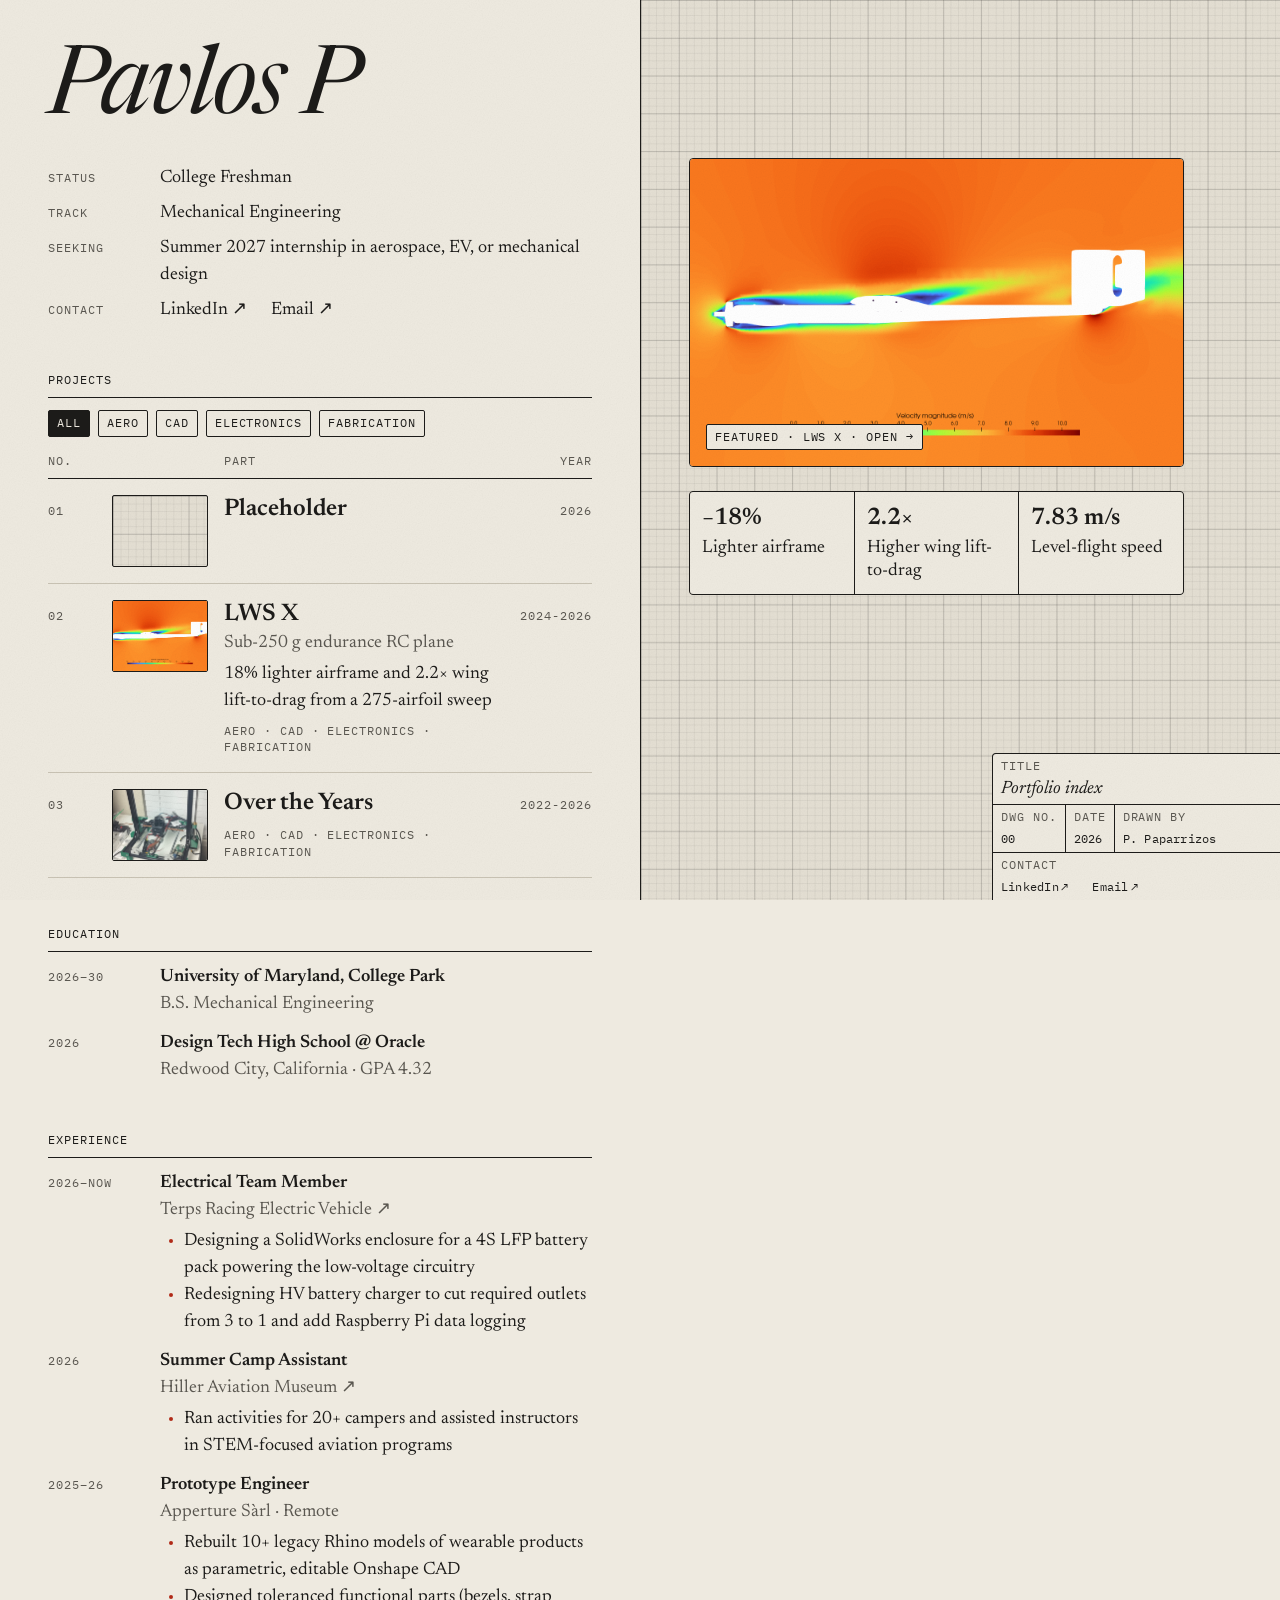
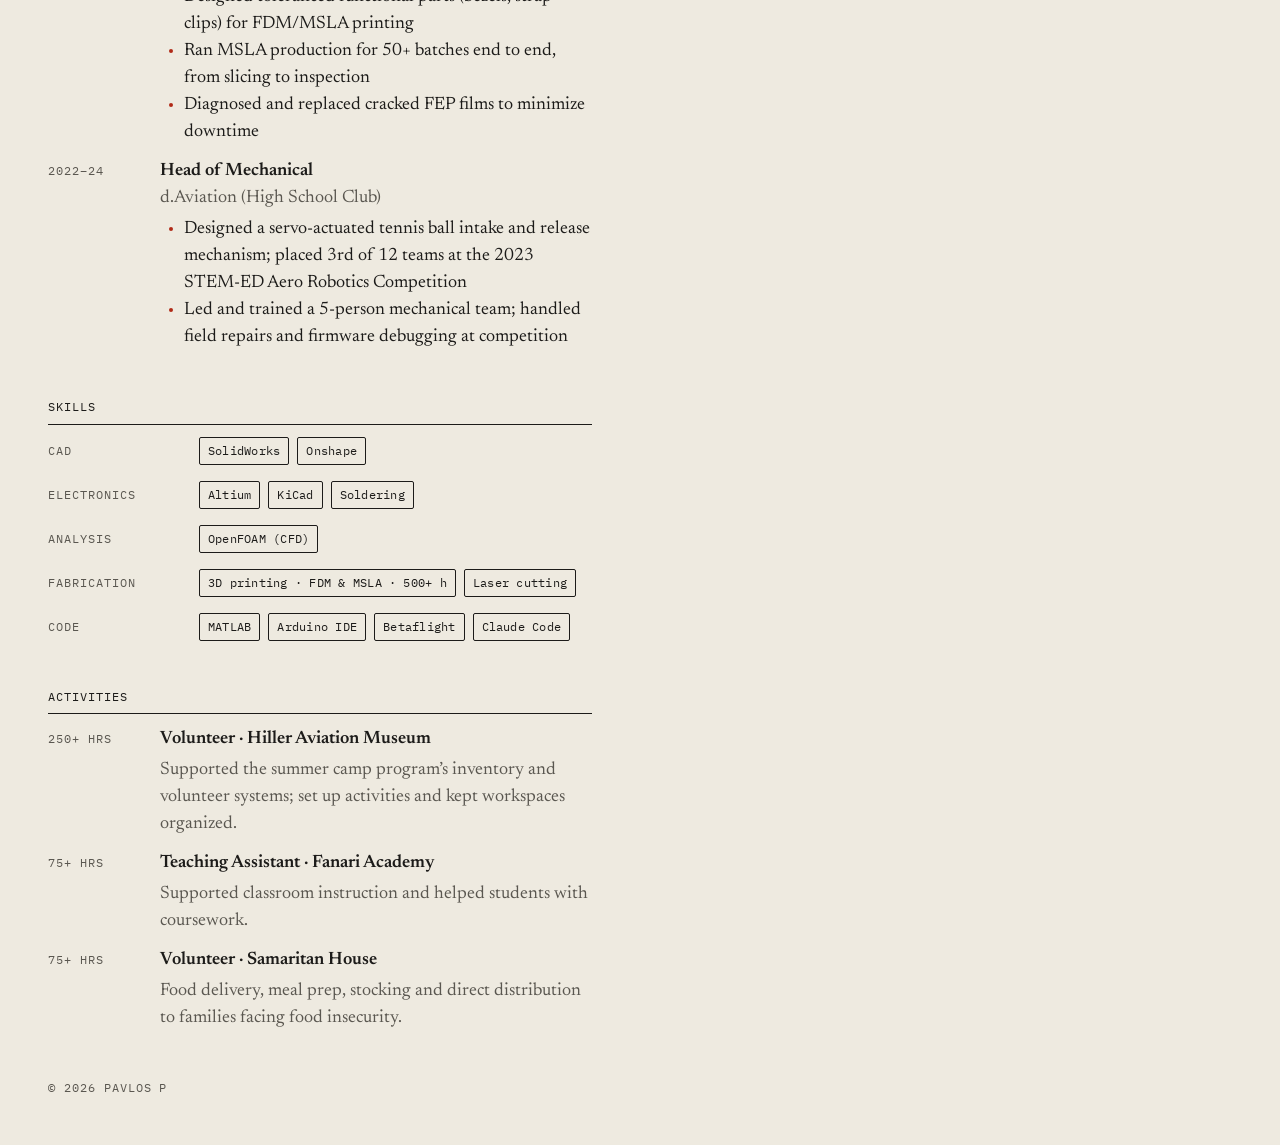
<file: index.html>
<!DOCTYPE html>
<html lang="en">
<head>
    <meta charset="UTF-8">
    <meta name="viewport" content="width=device-width, initial-scale=1.0">
    <title>Pavlos P</title>
    <link rel="preconnect" href="https://fonts.googleapis.com">
    <link rel="preconnect" href="https://fonts.gstatic.com" crossorigin>
    <link rel="stylesheet" href="https://fonts.googleapis.com/css2?family=IBM+Plex+Mono:wght@400;500&family=Newsreader:ital,opsz,wght@0,6..72,400..600;1,6..72,400..600&display=swap">
    <link rel="stylesheet" href="style.css">
</head>
<body>
    <div id="home-view" class="sheet">
        <div class="sheet-left">
            <header class="intro">
                <h1 class="title title-display name">Pavlos P</h1>
                <dl class="kv bio">
                    <dt class="mono">Status</dt><dd>College Freshman</dd>
                    <dt class="mono">Track</dt><dd>Mechanical Engineering</dd>
                    <dt class="mono">Seeking</dt><dd>Summer 2027 internship in aerospace, EV, or mechanical design</dd>
                    <dt class="mono">Contact</dt><dd class="contact-links"></dd>
                </dl>
            </header>

            <main class="index" aria-labelledby="projects-head">
                <h2 class="mono section-head" id="projects-head">Projects</h2>
                <div class="filter" id="project-filter" role="group" aria-label="Filter projects by discipline"></div>
                <div class="mono muted index-head" aria-hidden="true">
                    <span>No.</span><span></span><span>Part</span><span>Year</span>
                </div>
                <ol class="index-list" id="project-links-container"></ol>
            </main>

            <section aria-labelledby="education-head">
                <h2 class="mono section-head" id="education-head">Education</h2>
                <dl class="kv rows">
                    <div>
                        <dt class="mono">2026&ndash;30</dt>
                        <dd>
                            <span class="title upright entry-title">University of Maryland, College Park</span>
                            <span class="muted entry-meta">B.S. Mechanical Engineering</span>
                        </dd>
                    </div>
                    <div>
                        <dt class="mono">2026</dt>
                        <dd>
                            <span class="title upright entry-title">Design Tech High School @ Oracle</span>
                            <span class="muted entry-meta">Redwood City, California &middot; GPA 4.32</span>
                        </dd>
                    </div>
                </dl>
            </section>

            <section aria-labelledby="experience-head">
                <h2 class="mono section-head" id="experience-head">Experience</h2>
                <dl class="kv rows">
                    <div>
                        <dt class="mono">2026&ndash;Now</dt>
                        <dd>
                            <span class="title upright entry-title">Electrical Team Member</span>
                            <span class="muted entry-meta"><a class="link" href="https://racing.umd.edu/formula-ev" target="_blank" rel="noopener">Terps Racing Electric Vehicle</a></span>
                            <ul class="marks entry-points">
                                <li>Designing a SolidWorks enclosure for a 4S LFP battery pack powering the low-voltage circuitry</li>
                                <li>Redesigning HV battery charger to cut required outlets from 3 to 1 and add Raspberry Pi data logging</li>
                            </ul>
                        </dd>
                    </div>
                    <div>
                        <dt class="mono">2026</dt>
                        <dd>
                            <span class="title upright entry-title">Summer Camp Assistant</span>
                            <span class="muted entry-meta"><a class="link" href="https://www.hiller.org" target="_blank" rel="noopener">Hiller Aviation Museum</a></span>
                            <ul class="marks entry-points">
                                <li>Ran activities for 20+ campers and assisted instructors in STEM-focused aviation programs</li>
                            </ul>
                        </dd>
                    </div>
                    <div>
                        <dt class="mono">2025&ndash;26</dt>
                        <dd>
                            <span class="title upright entry-title">Prototype Engineer</span>
                            <span class="muted entry-meta">Apperture S&agrave;rl &middot; Remote</span>
                            <ul class="marks entry-points">
                                <li>Rebuilt 10+ legacy Rhino models of wearable products as parametric, editable Onshape CAD</li>
                                <li>Designed toleranced functional parts (bezels, strap clips) for FDM/MSLA printing</li>
                                <li>Ran MSLA production for 50+ batches end to end, from slicing to inspection</li>
                                <li>Diagnosed and replaced cracked FEP films to minimize downtime</li>
                            </ul>
                        </dd>
                    </div>
                    <div>
                        <dt class="mono">2022&ndash;24</dt>
                        <dd>
                            <span class="title upright entry-title">Head of Mechanical</span>
                            <span class="muted entry-meta">d.Aviation (High School Club)</span>
                            <ul class="marks entry-points">
                                <li>Designed a servo-actuated tennis ball intake and release mechanism; placed 3rd of 12 teams at the 2023 STEM-ED Aero Robotics Competition</li>
                                <li>Led and trained a 5-person mechanical team; handled field repairs and firmware debugging at competition</li>
                            </ul>
                        </dd>
                    </div>
                </dl>
            </section>

            <section aria-labelledby="skills-head">
                <h2 class="mono section-head" id="skills-head">Skills</h2>
                <dl class="kv rows skills">
                    <div>
                        <dt class="mono">CAD</dt>
                        <dd><ul class="tags">
                            <li class="mono-data chip">SolidWorks</li>
                            <li class="mono-data chip">Onshape</li>
                        </ul></dd>
                    </div>
                    <div>
                        <dt class="mono">Electronics</dt>
                        <dd><ul class="tags">
                            <li class="mono-data chip">Altium</li>
                            <li class="mono-data chip">KiCad</li>
                            <li class="mono-data chip">Soldering</li>
                        </ul></dd>
                    </div>
                    <div>
                        <dt class="mono">Analysis</dt>
                        <dd><ul class="tags">
                            <li class="mono-data chip">OpenFOAM (CFD)</li>
                        </ul></dd>
                    </div>
                    <div>
                        <dt class="mono">Fabrication</dt>
                        <dd><ul class="tags">
                            <li class="mono-data chip">3D printing &middot; FDM &amp; MSLA &middot; 500+ h</li>
                            <li class="mono-data chip">Laser cutting</li>
                        </ul></dd>
                    </div>
                    <div>
                        <dt class="mono">Code</dt>
                        <dd><ul class="tags">
                            <li class="mono-data chip">MATLAB</li>
                            <li class="mono-data chip">Arduino IDE</li>
                            <li class="mono-data chip">Betaflight</li>
                            <li class="mono-data chip">Claude Code</li>
                        </ul></dd>
                    </div>
                </dl>
            </section>

            <section aria-labelledby="activities-head">
                <h2 class="mono section-head" id="activities-head">Activities</h2>
                <dl class="kv rows">
                    <div>
                        <dt class="mono">250+ hrs</dt>
                        <dd>
                            <span class="title upright entry-title">Volunteer &middot; Hiller Aviation Museum</span>
                            <span class="muted entry-desc">Supported the summer camp program&rsquo;s inventory and volunteer systems; set up activities and kept workspaces organized.</span>
                        </dd>
                    </div>
                    <div>
                        <dt class="mono">75+ hrs</dt>
                        <dd>
                            <span class="title upright entry-title">Teaching Assistant &middot; Fanari Academy</span>
                            <span class="muted entry-desc">Supported classroom instruction and helped students with coursework.</span>
                        </dd>
                    </div>
                    <div>
                        <dt class="mono">75+ hrs</dt>
                        <dd>
                            <span class="title upright entry-title">Volunteer &middot; Samaritan House</span>
                            <span class="muted entry-desc">Food delivery, meal prep, stocking and direct distribution to families facing food insecurity.</span>
                        </dd>
                    </div>
                </dl>
            </section>

            <p class="mono muted colophon">&copy; 2026 Pavlos P</p>
        </div>

        <section class="panel grid-paper" aria-label="Project preview">
            <div class="panel-stage">
                <div class="frame-wrap" id="frame-wrap">
                    <span class="dim dim-x" aria-hidden="true"><i class="dim-line"></i><span class="dim-label" id="dim-w"></span></span>
                    <span class="dim dim-y" aria-hidden="true"><i class="dim-line"></i><span class="dim-label" id="dim-h"></span></span>
                    <div class="frame" id="frame">
                        <!-- Filled by script.js: the featured part when idle, the hovered part while previewing.
                             A part with an image fills the link; one without gets the excerpt card; a video covers both. -->
                        <a class="frame-note frame-featured">
                            <img alt="">
                            <span class="mono chip cue frame-caption"></span>
                        </a>
                        <div class="frame-card" id="frame-card" hidden>
                            <p class="mono muted frame-label" id="card-meta"></p>
                            <p class="title title-lg upright card-title" id="card-title"></p>
                            <div class="card-body" id="card-body"></div>
                            <p class="mono muted frame-caption">Open &rarr;</p>
                        </div>
                        <video id="featured-video" muted loop playsinline></video>
                    </div>
                </div>
                <ul class="cells results panel-results" id="panel-results" aria-label="Key results" hidden></ul>
            </div>

            <div class="cells title-block">
                <div class="stat tb-cell tb-wide">
                    <span class="mono muted">Title</span>
                    <span class="title tb-title" id="tb-title" aria-live="polite">Portfolio index</span>
                </div>
                <div class="stat tb-cell"><span class="mono muted">Dwg no.</span><span class="mono-data tb-value" id="tb-no">00</span></div>
                <div class="stat tb-cell"><span class="mono muted">Date</span><span class="mono-data tb-value" id="tb-date">2026</span></div>
                <div class="stat tb-cell"><span class="mono muted">Drawn by</span><span class="mono-data tb-value">P. Paparrizos</span></div>
                <div class="stat tb-cell tb-wide"><span class="mono muted">Contact</span><span class="mono-data tb-value contact-links"></span></div>
            </div>
        </section>
    </div>

    <div id="project-view" class="project" hidden>
        <header class="project-bar mono">
            <a href="#" class="link">&larr; Index</a>
            <span>Pavlos P &middot; Dwg <span id="project-no">00</span></span>
        </header>

        <main>
            <header class="project-head">
                <h2 class="title title-display project-title" id="project-title">Project Title</h2>
                <p class="title title-md muted project-subtitle" id="project-subtitle" hidden></p>
            </header>
            <div class="project-grid">
                <dl class="kv summary" id="project-summary" aria-label="Summary"></dl>
                <div class="project-content">
                    <ul class="cells results" id="project-results" aria-label="Key results" hidden></ul>
                    <figure class="project-figure" id="project-figure" hidden>
                        <div class="frame project-frame">
                            <video id="project-video" muted loop playsinline controls></video>
                            <img id="project-image" alt="" hidden>
                        </div>
                        <figcaption class="mono muted" id="project-caption"></figcaption>
                    </figure>
                    <section class="spec-sheet" id="project-specs" aria-labelledby="specs-head" hidden>
                        <h3 class="mono section-head" id="specs-head"></h3>
                        <div class="cells spec-groups"></div>
                    </section>
                    <div class="prose" id="project-description-container"></div>
                </div>
            </div>
        </main>

        <footer class="project-foot mono muted">
            <span>&copy; 2026 Pavlos P</span>
            <span class="contact-links"></span>
        </footer>
    </div>

    <script src="script.js"></script>
</body>
</html>
</file>
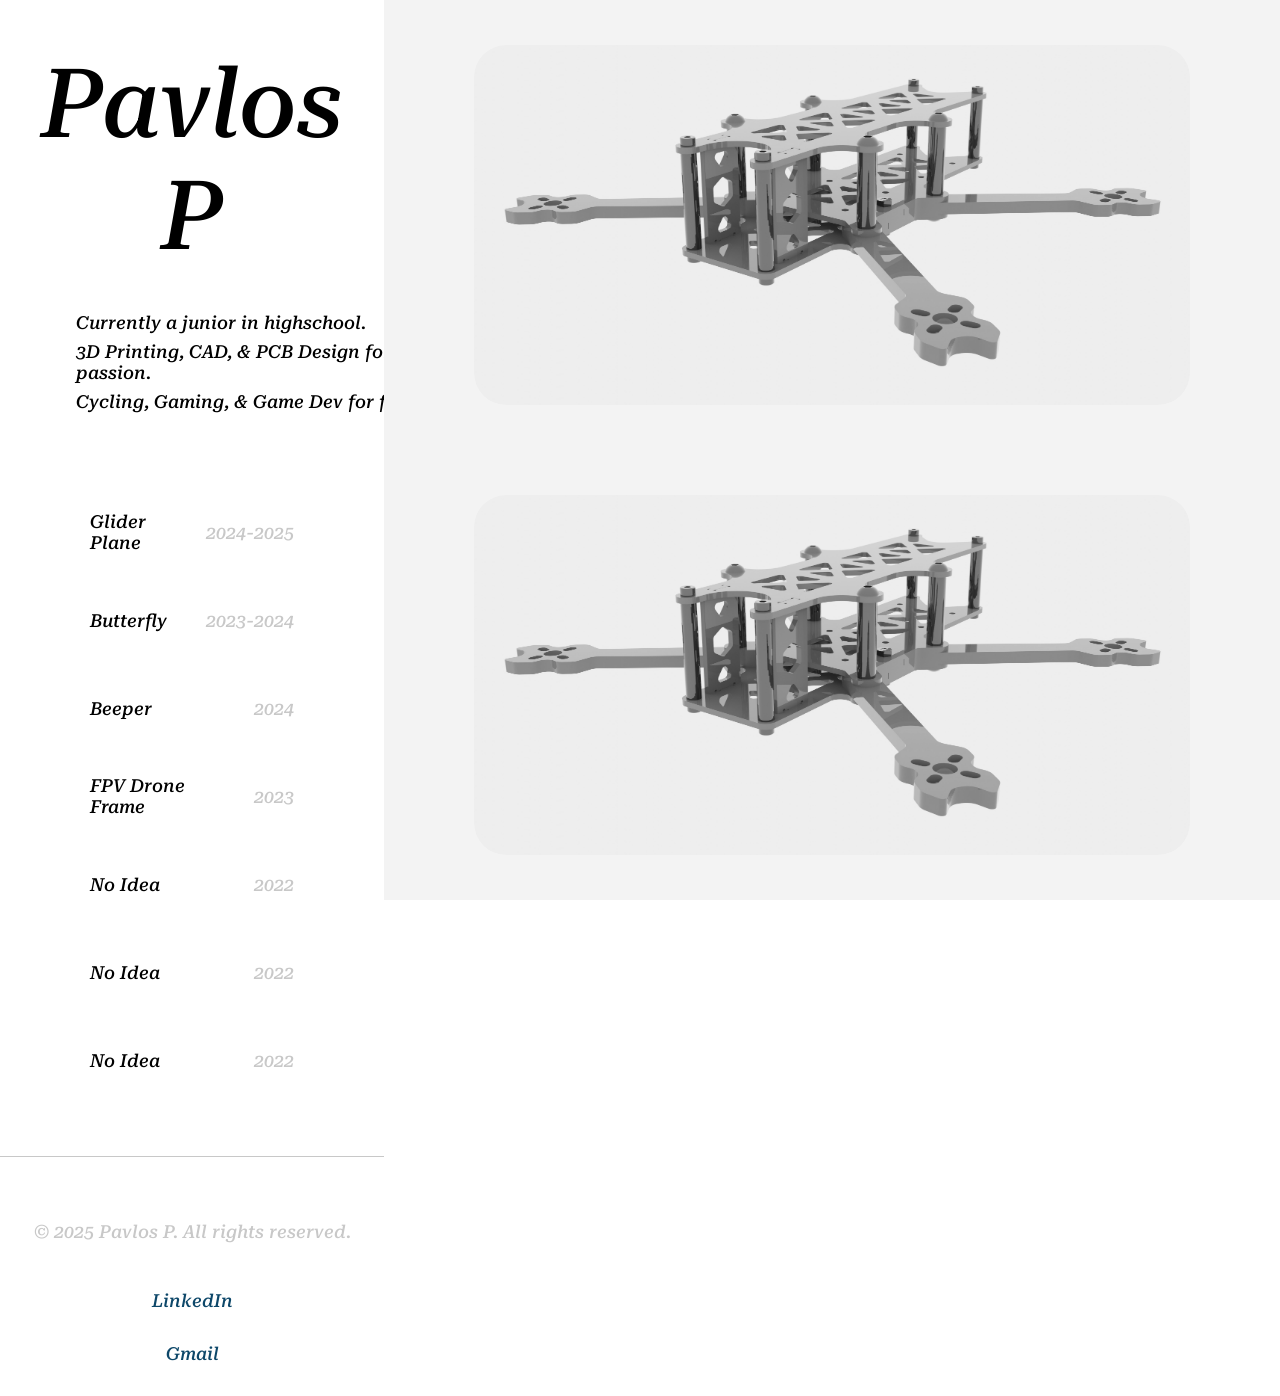
<file: Portfolio-Web-App/index.html>
<!DOCTYPE html>
<html lang="en">
<head>
    <meta charset="UTF-8">
    <meta name="viewport" content="width=device-width, initial-scale=1.0">
    <title>Document</title>
    <link rel="stylesheet" href="style.css">
</head>
<body>
    <div class="index-container">
        <div class="index-headline">
            <a href="index.html">
                <h1>Pavlos P</h1>
            </a>
            <p class="headline-description">Currently a junior in highschool.</p>
            <p class="headline-description">3D Printing, CAD, & PCB Design for passion.</p>
            <p class="headline-description">Cycling, Gaming, & Game Dev for fun.</p>
            <div class="headline-date-container">
                <a class="headline-date" href="#">
                    <p class="project-text">Glider Plane</p>
                    <p class="date-text">2024-2025</p>
                </a>
                <a class="headline-date" href="#">
                    <p class="project-text">Butterfly</p>
                    <p class="date-text">2023-2024</p>
                </a>
                <a class="headline-date" href="#">
                    <p class="project-text">Beeper</p>
                    <p class="date-text">2024</p>
                </a>
                <a class="headline-date" href="#">
                    <p class="project-text">FPV Drone Frame</p>
                    <p class="date-text">2023</p>
                </a>
                <a class="headline-date" href="#">
                    <p class="project-text">No Idea</p>
                    <p class="date-text">2022</p>
                </a>
                <a class="headline-date" href="#">
                    <p class="project-text">No Idea</p>
                    <p class="date-text">2022</p>
                </a>
                <a class="headline-date" href="#">
                    <p class="project-text">No Idea</p>
                    <p class="date-text">2022</p>
                </a>
            </div>
            <footer class="footer">
                <p class="footer-text">&copy; 2025 Pavlos P. All rights reserved.</p>
                <a class="footer-link" href="https://linkedin.com/in/pavlos" target="_blank">LinkedIn</a>
                <a class="footer-link" href="https://pavlos.paparrizos@gmail.com" target="_blank">Gmail</a>
            </footer>
        </div>
        <div class="index-featured">
            <div class="project-container">
                <a class="project-link" href="#">
                    <img src="Frame Render V4.jpg" class="project-image" alt="frame-render">
                    <p class="image-description">This is a project</p>
                </a>
            </div>
            <div class="project-container">
                <a class="project-link" href="#">
                    <img src="Frame Render V4.jpg" class="project-image" alt="frame-render">
                    <p class="image-description">This is a project</p>
                </a>
            </div>
        </div>
    </div>
</body>
</html>
</file>
<file: style.css>
/* Drawing sheet: drafting paper, graphite ink, one red pencil. */
:root {
    --paper: #EEEAE0;
    --paper-2: #E4DFD3;
    --ink: #1C1B19;
    --ink-2: #5A5750;
    --rule: #C9C3B4;
    --grid-minor: rgba(28, 27, 25, 0.05);
    --grid-major: rgba(28, 27, 25, 0.16);
    /* Red pencil, dark enough for 12px text: 5.5:1 on --paper, 4.9:1 on --paper-2 */
    --accent: #B02A17;

    --serif: "Newsreader", Georgia, serif;
    --mono: "IBM Plex Mono", ui-monospace, monospace;

    --t-12: 12px;
    --t-18: 18px;
    --t-24: 24px;
    --t-40: 40px;
    --t-display: clamp(56px, 7.4vw, 112px);

    --s-1: 4px;
    --s-2: 8px;
    --s-3: 12px;
    --s-4: 16px;
    --s-5: 24px;
    --s-6: 32px;
    --s-7: 48px;
    --s-8: 96px;

    --line: 1px solid var(--ink);
    --line-soft: 1px solid var(--rule);
    /* Corner rounding: boxes (frames, plates, ruled cell groups) and small parts (chips, thumbnails, tooltips, focus rings) */
    --radius: 4px;
    --radius-sm: 2px;
    --article: 960px;

    --dur: 150ms;
    --dur-slow: 250ms;
    --ease: cubic-bezier(0.2, 0.7, 0.2, 1);
}

*, *::before, *::after { box-sizing: border-box; }

[hidden] { display: none !important; }

html { background: var(--paper); }

body {
    margin: 0;
    background: var(--paper);
    color: var(--ink);
    font-family: var(--serif);
    font-size: var(--t-18);
    line-height: 1.5;
    font-optical-sizing: auto;
    -webkit-font-smoothing: antialiased;
}

/* Paper grain */
body::before {
    content: "";
    position: fixed;
    inset: 0;
    z-index: 100;
    pointer-events: none;
    opacity: 0.08;
    mix-blend-mode: multiply;
    background-image: url("data:image/svg+xml,%3Csvg xmlns='http://www.w3.org/2000/svg' width='240' height='240'%3E%3Cfilter id='n'%3E%3CfeTurbulence type='fractalNoise' baseFrequency='.85' numOctaves='2' stitchTiles='stitch'/%3E%3CfeColorMatrix type='saturate' values='0'/%3E%3C/filter%3E%3Crect width='100%25' height='100%25' filter='url(%23n)'/%3E%3C/svg%3E");
}

a { color: inherit; text-decoration: none; }

:focus-visible {
    outline: 2px solid var(--accent);
    outline-offset: var(--s-1);
    border-radius: var(--radius-sm);
}

/* ---------- Primitives: every component composes these ---------- */

/* Button with no chrome of its own; first, so the voices and .chip below override its resets */
.bare {
    margin: 0;
    padding: 0;
    border: 0;
    background: none;
    color: inherit;
    font: inherit;
    letter-spacing: inherit;
    text-align: left;
    cursor: pointer;
}

/* Text voices: mono labels (uppercase), mono data (case kept for units like mm, mAh, ρ), serif titles */
.mono {
    font-family: var(--mono);
    font-size: var(--t-12);
    font-weight: 400;
    letter-spacing: 0.08em;
    text-transform: uppercase;
    line-height: 1.4;
}

.mono-data {
    font-family: var(--mono);
    font-size: var(--t-12);
    letter-spacing: 0.02em;
}

.muted { color: var(--ink-2); }

.title {
    font-family: var(--serif);
    font-size: var(--t-18);
    font-style: italic;
    font-weight: 400;
}

.title-md { font-size: var(--t-24); line-height: 1.2; }
.title-lg { font-size: var(--t-40); line-height: 1; letter-spacing: -0.02em; }
.title-display { font-size: var(--t-display); line-height: 0.9; letter-spacing: -0.03em; }

/* Upright semibold: titles that are scanned (entries, parts, cards, figures) rather than displayed */
.upright { font-style: normal; font-weight: 600; }

/* Bold upright serif: section headings inside an article */
.subhead {
    font-family: var(--serif);
    font-size: var(--t-24);
    font-weight: 600;
    line-height: 1.2;
    letter-spacing: -0.01em;
}

/* Hover underline in red pencil; on a link itself or a title inside a clickable row */
.link {
    text-decoration: underline transparent;
    text-decoration-thickness: 0.08em;
    text-underline-offset: 0.25em;
    transition: text-decoration-color var(--dur) var(--ease);
}

.link:is(:hover, :focus-visible),
:is(a, button):is(:hover, :focus-visible) .link { text-decoration-color: var(--accent); }

/* Text links that leave the page (sites, email, files) get a diagonal arrow, hidden from screen readers */
a.link:not([href^="#"])::after { content: "\2009\2197"; content: "\2009\2197" / ""; }

/* Hover cue in red pencil for small labels (part numbers, contents numbers); same triggers as .link */
.cue { transition: color var(--dur) var(--ease); }

.cue:is(:hover, :focus-visible),
:is(a, button):is(:hover, :focus-visible) .cue { color: var(--accent); }

/* Bulleted list with red-pencil markers */
.marks { margin: 0; padding-left: var(--s-5); }
.marks li::marker { color: var(--accent); }

/* Ruled paper label; as a toggle button, pressed is inked in */
.chip {
    padding: var(--s-1) var(--s-2);
    border: var(--line);
    border-radius: var(--radius-sm);
    background: var(--paper);
    transition: color var(--dur) var(--ease), background-color var(--dur) var(--ease);
}

.chip[aria-pressed="true"] { background: var(--ink); color: var(--paper); }

/* Label/value list; optional <div> rows span both columns via subgrid */
.kv {
    display: grid;
    grid-template-columns: var(--kv-label, var(--s-8)) 1fr;
    gap: var(--kv-gap, var(--s-2)) var(--s-4);
    align-items: baseline;
    margin: 0;
}

.kv > div {
    grid-column: 1 / -1;
    display: grid;
    grid-template-columns: subgrid;
    align-items: baseline;
}

.kv dt { color: var(--ink-2); }
.kv dd { margin: 0; }

/* Ruled cells: the 1px gaps over an ink background draw the internal rules. The outer edge is a real border,
   so it follows the rounded corners; the clip keeps the square cells inside it */
.cells {
    gap: 1px;
    /* Zero padding also clears the browser's list indent on <ul class="cells">, which would show as ink */
    padding: 0;
    border: var(--line);
    border-radius: var(--radius);
    overflow: hidden;
    background: var(--ink);
}

.cells > * { background: var(--paper); }

/* Stat cell: label and value stacked, usually inside .cells */
.stat {
    display: flex;
    flex-direction: column;
    gap: var(--s-1);
    min-width: 0;
    padding: var(--s-2) var(--s-3);
}

/* Drafting grid in CSS centimetres (nominal: 1cm = 37.8px at 96dpi): major every 1cm, minor every 2mm */
.grid-paper {
    background-color: var(--paper-2);
    background-image:
        linear-gradient(var(--grid-major) 1px, transparent 1px),
        linear-gradient(90deg, var(--grid-major) 1px, transparent 1px),
        linear-gradient(var(--grid-minor) 1px, transparent 1px),
        linear-gradient(90deg, var(--grid-minor) 1px, transparent 1px);
    background-size: 1cm 1cm, 1cm 1cm, 2mm 2mm, 2mm 2mm;
}

.section-head {
    margin: 0 0 var(--s-3);
    padding-bottom: var(--s-2);
    border-bottom: var(--line);
}

/* Collapsible depth (<details>): a mono summary with a red +/− marker, the body indented under it */
.fold { margin: 0 0 var(--s-5); border-top: var(--line-soft); border-bottom: var(--line-soft); }

.fold > summary {
    display: flex;
    gap: var(--s-3);
    align-items: baseline;
    padding: var(--s-2) 0;
    list-style: none;
    cursor: pointer;
}

.fold > summary::-webkit-details-marker { display: none; }

.fold > summary::before {
    content: "+";
    content: "+" / "";
    width: 1ch;
    color: var(--accent);
}

.fold[open] > summary::before { content: "\2212"; content: "\2212" / ""; }

.fold-body { padding: var(--s-2) 0 var(--s-1) var(--s-5); }
.fold-body > :last-child { margin-bottom: var(--s-3); }

/* ---------- Home: left column ---------- */
.sheet-left {
    width: 50%;
    min-height: 100vh;
    padding: var(--s-7);
    display: flex;
    flex-direction: column;
    gap: var(--s-7);
}

.name { margin: 0; }

.bio { margin: var(--s-6) 0 0; }

/* Resume rows: spacing lives inside each row so hover targets touch, with no dead gap between entries */
.rows { row-gap: 0; }
.rows > div + div { padding-top: var(--s-3); }

.entry-title,
.entry-meta { display: block; }
.entry-desc { display: block; margin-top: var(--s-1); }

.entry-points { margin-top: var(--s-1); }

/* Skill chips: each skill is its own ruled label, so multi-word skills never run together */
.tags {
    display: flex;
    flex-wrap: wrap;
    gap: var(--s-2);
    margin: 0;
    padding: 0;
    list-style: none;
}

/* A wider label column clears "Electronics" and "Fabrication"; rows get extra air for the taller chips */
.skills { --kv-label: 7.5em; }
.skills > div + div { padding-top: var(--s-4); }

/* Discipline filter: chip toggles above the index */
.filter {
    display: flex;
    flex-wrap: wrap;
    gap: var(--s-2);
    margin-bottom: var(--s-4);
}

.filter .chip:is(:hover, :focus-visible):not([aria-pressed="true"]) { color: var(--accent); }

/* Index rows: number, thumbnail, title over outcome over tags, year */
.index-head,
.part {
    display: grid;
    grid-template-columns: var(--s-7) var(--thumb-w) 1fr auto;
    gap: var(--s-4);
    align-items: baseline;
    --thumb-w: 96px;
}

.index-head { padding-bottom: var(--s-2); border-bottom: var(--line); }

.index-list { list-style: none; margin: 0; padding: 0; }
.index-list > li { border-bottom: var(--line-soft); }

/* Rows bleed sideways so the rounded hover tint and focus ring clear the text; the rule under each stays square */
.part {
    margin-inline: calc(-1 * var(--s-2));
    padding: var(--s-4) var(--s-2);
    border-radius: var(--radius-sm);
    transition: background-color var(--dur) var(--ease);
}

.part:is(:hover, :focus-visible) { background: var(--paper-2); }
.part:focus-visible { outline-offset: -2px; }

.part-thumb {
    align-self: start;
    width: 100%;
    height: auto;
    aspect-ratio: 4 / 3;
    border: var(--line);
    border-radius: var(--radius-sm);
    object-fit: cover;
}

.part-outcome { display: block; margin-top: var(--s-1); }
.part-tags { display: block; margin-top: var(--s-2); }

.colophon { margin: auto 0 0; }

/* ---------- Home: featured-part panel ---------- */
.panel {
    position: fixed;
    top: 0;
    right: 0;
    width: 50%;
    height: 100vh;
    display: flex;
    flex-direction: column;
    border-left: var(--line);
}

/* The frame and its results row share one width, budgeted so both fit above the title block */
.panel-stage {
    --frame-w: min(100%, calc((100vh - 380px) * 1.6));
    flex: 1;
    min-height: 0;
    display: flex;
    flex-direction: column;
    align-items: center;
    justify-content: center;
    gap: var(--s-5);
    padding: var(--s-7) var(--s-8) var(--s-7) var(--s-7);
}

.frame-wrap {
    position: relative;
    width: var(--frame-w);
}

.results.panel-results { width: var(--frame-w); margin: 0; }

.frame {
    position: relative;
    aspect-ratio: 16 / 10;
    display: grid;
    place-items: center;
    overflow: hidden;
    border: var(--line);
    border-radius: var(--radius);
    background: var(--paper);
}

.frame video {
    position: absolute;
    inset: 0;
    width: 100%;
    height: 100%;
    object-fit: cover;
    opacity: 0;
    transition: opacity var(--dur-slow) var(--ease);
}

.frame video.visible { opacity: 1; }

.frame-label,
.frame-caption { margin: 0; }

/* Idle state: the featured project. Preview state: video or spec card. */
.frame-note,
.frame-card {
    position: absolute;
    inset: 0;
    display: flex;
    flex-direction: column;
    gap: var(--s-4);
    padding: var(--s-6);
}

.frame-note { transition: opacity var(--dur) var(--ease); }
.frame.has-preview .frame-note { opacity: 0; }

.frame-note .frame-caption,
.frame-card .frame-caption { margin-top: auto; }

/* Featured photo fills the frame; its caption is a ruled paper label */
.frame-featured { padding: var(--s-4); }

.frame-featured img {
    position: absolute;
    inset: 0;
    width: 100%;
    height: 100%;
    object-fit: cover;
}

.frame-featured .frame-caption { position: relative; align-self: flex-start; }

/* The frame clips overflow, so the focus ring sits inside it */
.frame-featured:focus-visible { outline-offset: calc(-1 * var(--s-1)); }

.card-title { margin: 0; }

.card-body { max-width: 52ch; }
.card-body .frame-label { margin-bottom: var(--s-2); }

.card-excerpt {
    margin: 0;
    display: -webkit-box;
    -webkit-box-orient: vertical;
    -webkit-line-clamp: 3;
    line-clamp: 3;
    overflow: hidden;
}

/* Dimension lines: drawn around the frame while a part is selected */
.dim {
    position: absolute;
    color: var(--accent);
    pointer-events: none;
    opacity: 0;
    transition: opacity var(--dur) var(--ease);
}

.dim-x { left: 0; right: 0; top: calc(-1 * var(--s-6)); height: var(--s-4); border-inline: 1px solid currentColor; }
.dim-y { top: 0; bottom: 0; right: calc(-1 * var(--s-6)); width: var(--s-4); border-block: 1px solid currentColor; }

.dim-line {
    position: absolute;
    background: currentColor;
    transition: transform var(--dur-slow) var(--ease);
}

.dim-x .dim-line { left: 0; right: 0; top: 50%; height: 1px; transform: scaleX(0); }
.dim-y .dim-line { top: 0; bottom: 0; left: 50%; width: 1px; transform: scaleY(0); }

.dim-line::before,
.dim-line::after {
    content: "";
    position: absolute;
    width: var(--s-2);
    height: var(--s-2);
    background: currentColor;
}

.dim-x .dim-line::before { left: 0; top: calc(-1 * var(--s-1)); clip-path: polygon(0 50%, 100% 0, 100% 100%); }
.dim-x .dim-line::after { right: 0; top: calc(-1 * var(--s-1)); clip-path: polygon(0 0, 100% 50%, 0 100%); }
.dim-y .dim-line::before { top: 0; left: calc(-1 * var(--s-1)); clip-path: polygon(50% 0, 100% 100%, 0 100%); }
.dim-y .dim-line::after { bottom: 0; left: calc(-1 * var(--s-1)); clip-path: polygon(0 0, 100% 0, 50% 100%); }

.dim-label {
    position: absolute;
    top: 50%;
    left: 50%;
    transform: translate(-50%, -50%);
    padding: 0 var(--s-2);
    background: var(--paper-2);
    font-family: var(--mono);
    font-size: var(--t-12);
    letter-spacing: 0.08em;
    line-height: 1;
}

.dim-y .dim-label { writing-mode: vertical-rl; padding: var(--s-2) 0; }

.frame-wrap.is-active .dim { opacity: 1; }
.frame-wrap.is-active .dim-line { transform: none; }

/* Title block: ruled cells, flush against the panel's own border, so only the free corner is rounded */
.title-block {
    align-self: flex-end;
    width: min(100%, 288px);
    display: grid;
    grid-template-columns: auto auto 1fr;
    border-width: 1px 0 0 1px;
    border-radius: var(--radius) 0 0 0;
    /* No clip: the contact links' focus rings must show; the first cell rounds itself instead */
    overflow: visible;
}

.title-block > :first-child { border-top-left-radius: calc(var(--radius) - 1px); }

.tb-cell { padding: var(--s-1) var(--s-2); }

.tb-wide { grid-column: span 3; }

.tb-value { white-space: nowrap; }

.tb-title { line-height: 1.2; }

.contact-links { display: flex; gap: var(--s-5); }

/* ---------- Project view: one centered article column ---------- */
.project {
    min-height: 100vh;
    display: flex;
    flex-direction: column;
    padding: 0 var(--s-7);
}

.project > * {
    width: min(100%, var(--article));
    margin-inline: auto;
}

.project-bar,
.project-foot {
    display: flex;
    justify-content: space-between;
    gap: var(--s-4);
    padding: var(--s-5) 0;
}

.project-bar { border-bottom: var(--line); }
.project-foot { margin-top: auto; border-top: var(--line); }
.project-foot .contact-links { color: var(--ink); }

.project-head {
    padding: var(--s-8) 0 var(--s-7);
    border-bottom: var(--line-soft);
}

.project-title { margin: 0; }
.project-subtitle { margin: var(--s-4) 0 0; }

.project-grid {
    display: grid;
    gap: var(--s-6);
    padding: var(--s-7) 0 var(--s-8);
}

/* Summary: the 15-second read (problem, role, timeline, tools) above the key results */
.summary { --kv-label: 7.5em; }

/* Key results: ruled cells, value over a plain-language label over the mono detail */
.results {
    display: flex;
    flex-wrap: wrap;
    margin: 0 0 var(--s-7);
    list-style: none;
}

.results li { flex: 1 1 140px; padding: var(--s-3); }

.result-label { line-height: 1.25; }

.project-figure { margin: 0 0 var(--s-7); }
.project-figure figcaption { margin-top: var(--s-2); }
.project-frame video { opacity: 1; }
.project-frame img { position: absolute; inset: 0; width: 100%; height: 100%; object-fit: contain; }

.prose { max-width: 62ch; margin-inline: auto; }

.prose p { margin: 0 0 var(--s-5); line-height: 1.6; }
.prose .subhead { margin: var(--s-7) 0 var(--s-3); scroll-margin-top: var(--s-5); }

/* Section number sits above the heading, matching the contents list */
.subhead-no { display: block; margin-bottom: var(--s-1); }

/* Scannable lists: red-pencil markers (.marks), small-caps <strong> labels lead each item */
.prose-list { margin-bottom: var(--s-5); }
.prose-list li + li { margin-top: var(--s-2); }

/* Contents: numbered section buttons in two columns */
.toc { margin: var(--s-6) 0 0; }

.toc-list {
    columns: 2;
    column-gap: var(--s-6);
    margin: 0;
    padding: 0;
    list-style: none;
}

.toc-list li { break-inside: avoid; }

.toc-item {
    display: flex;
    gap: var(--s-3);
    align-items: baseline;
    width: 100%;
    padding: var(--s-1) 0;
}

/* Next part: closes the article and keeps the reader going */
.next-part {
    display: flex;
    flex-direction: column;
    gap: var(--s-1);
    margin-top: var(--s-7);
    padding-top: var(--s-3);
    border-top: var(--line);
}

/* Links inside running text and captions keep their underline, or they read as plain words */
.prose :is(p, figcaption) .link { color: var(--accent); text-decoration-color: currentColor; }

.prose strong {
    font-weight: 600;
    font-variant-caps: all-small-caps;
    letter-spacing: 0.04em;
}

/* ---------- Project spec sheet: title-block cells ---------- */
.spec-sheet { margin-bottom: var(--s-7); }

.spec-groups { display: flex; flex-wrap: wrap; }

/* Growing cells always fill each row, so no ink shows through */
.spec-group {
    flex: 1 1 240px;
    padding: var(--s-3) var(--s-4) var(--s-4);
}

.spec-group-head { margin: 0 0 var(--s-2); color: var(--accent); }

.spec-rows { --kv-label: auto; --kv-gap: var(--s-1); }
.spec-rows dd { text-align: right; }

/* ---------- Project figures ---------- */
.fig { margin: var(--s-6) 0 var(--s-7); }
.fig-plate { border: var(--line); border-radius: var(--radius); padding: var(--s-5); }
.fig figcaption { margin-top: var(--s-2); }

/* Airfoil overlay (SVG units are millimetres) */
.af-plot { display: block; width: 100%; height: auto; overflow: visible; }
.af-plot path { fill: none; stroke-width: 0.45; stroke-linejoin: round; }
.af-curr { stroke: var(--accent); }
.af-prev { stroke: var(--ink-2); stroke-dasharray: 1.6 1; }
.af-chord { stroke: var(--rule); stroke-width: 0.25; stroke-dasharray: 1 1; }
.af-tick { stroke: var(--ink); stroke-width: 0.2; }

.af-scale {
    display: flex;
    justify-content: space-between;
    margin-top: var(--s-1);
}

.fig-legend {
    display: grid;
    gap: var(--s-2);
    margin: var(--s-5) 0 0;
    padding: 0;
    list-style: none;
}

.fig-legend li {
    display: flex;
    flex-wrap: wrap;
    align-items: baseline;
    gap: 0 var(--s-3);
}

.swatch {
    width: var(--s-5);
    align-self: center;
    border-top: 2px solid var(--accent);
}

.swatch-dash { border-top: 2px dashed var(--ink-2); }

/* Section polars: E205 is the graphite baseline (dashed), I.S.A. 960 the red current design */
/* Plain paper: the drafting grid would compete with the chart gridlines */
.fig-plate.polars { background: var(--paper); }

/* Photos and renders fill the plate edge to edge, clipped to its corners (chart plates don't clip: their tooltips overflow) */
.fig-plate.photo { padding: 0; overflow: hidden; background: var(--paper); }
.fig-img { display: block; width: 100%; height: auto; cursor: zoom-in; }
video.fig-img { cursor: auto; }

/* Media rows: ink gutters between items, like .cells; --aspect (summed width/height, set by script.js)
   caps the row at about 560px tall, so a lone portrait doesn't fill the column */
.fig-media { display: grid; gap: 1px; background: var(--ink); }
.fig.has-media { max-width: calc(560px * var(--aspect)); margin-inline: auto; }

.fig-legend-row { display: flex; flex-wrap: wrap; gap: var(--s-2) var(--s-6); margin: 0 0 var(--s-4); }

.polar-charts { display: grid; gap: var(--s-6); }

.polar-title { margin: 0 0 var(--s-2); }

.polar-plot { position: relative; }

.polar-svg {
    display: block;
    width: 100%;
    overflow: visible;
    touch-action: pan-y;
    font-family: var(--mono);
    font-size: var(--t-12);
}

.polar-grid { stroke: var(--rule); stroke-width: 1; }
.polar-zero,
.polar-axis { stroke: var(--ink-2); stroke-width: 1; }
.polar-tick { fill: var(--ink-2); }
.polar-label { fill: var(--ink); }

.polar-line { fill: none; stroke-width: 2; stroke-linejoin: round; stroke-linecap: round; }
.polar-line.polar-curr { stroke: var(--accent); }
.polar-line.polar-prev { stroke: var(--ink-2); stroke-dasharray: 6 4; }

.polar-cross { stroke: var(--ink-2); stroke-width: 1; stroke-dasharray: 2 3; }
.polar-hover circle { stroke: var(--paper); stroke-width: 2; }
.polar-hover .polar-curr { fill: var(--accent); }
.polar-hover .polar-prev { fill: var(--ink-2); }
.polar-hit { fill: transparent; pointer-events: all; cursor: crosshair; }

.polar-tip {
    position: absolute;
    z-index: 1;
    max-width: 260px;
    padding: var(--s-2) var(--s-3);
    border: var(--line);
    border-radius: var(--radius-sm);
    background: var(--paper);
    line-height: 1.5;
    pointer-events: none;
}

.polar-tip p { margin: 0; }
.polar-tip p + p { margin-top: var(--s-1); }
.polar-tip-name { display: block; }

.polar-table {
    width: 100%;
    margin-top: var(--s-6);
    border-collapse: collapse;
}

.polar-table th,
.polar-table td { padding: var(--s-2) var(--s-2) var(--s-2) 0; text-align: left; border-bottom: var(--line-soft); }
.polar-table thead th { font-weight: 400; border-bottom: var(--line); }

/* Airfoil sweep scatter: graphite field, the chosen foil in red */
.sweep-dot { fill: var(--ink-2); fill-opacity: 0.4; }
.sweep-pick { fill: var(--accent); stroke: var(--paper); stroke-width: 2; }
.sweep-hover { fill: none; stroke: var(--ink); stroke-width: 1.5; }
.sweep-min { stroke: var(--accent); stroke-width: 1; stroke-dasharray: 4 3; }

/* Generation timeline: numbered step rows */
.pipe-head { margin: 0 0 var(--s-2); color: var(--accent); }

.pipe-steps { margin: 0; padding: 0; list-style: none; }

.pipe-steps li {
    display: grid;
    grid-template-columns: var(--s-5) 1fr auto;
    align-items: baseline;
    gap: var(--s-3);
    padding: var(--s-3) 0;
    border-bottom: var(--line-soft);
}

.pipe-step { display: flex; flex-direction: column; gap: var(--s-1); }
.pipe-result { text-align: right; }
.pipe-steps li:last-child .pipe-result { color: var(--accent); }

/* Reynolds calculator */
.re-eq {
    margin: 0 0 var(--s-5);
    font-size: var(--t-24);
    text-align: center;
}

.frac {
    display: inline-flex;
    flex-direction: column;
    vertical-align: middle;
    text-align: center;
    line-height: 1.3;
}

.frac > span { padding: 0 var(--s-1); }
.frac > span + span { border-top: 1px solid currentColor; }

.re-inputs { display: grid; gap: var(--s-3); margin-bottom: var(--s-5); }

.re-input {
    display: grid;
    grid-template-columns: 8.5em 1fr 5.5em;
    align-items: center;
    gap: var(--s-3);
}

.re-input input { width: 100%; margin: 0; accent-color: var(--accent); }
.re-input output { text-align: right; }

.re-values { display: flex; flex-wrap: wrap; margin: 0; }

.re-values > div { flex: 1 1 120px; }

.re-values dd { margin: 0; }
.re-total dd { font-size: var(--t-18); color: var(--accent); }

/* ---------- Narrow screens: one column; index rows carry their own images, so the panel is dropped ---------- */
@media (max-width: 860px) {
    .sheet-left {
        width: auto;
        min-height: 0;
        padding: var(--s-5) var(--s-4) var(--s-7);
    }

    .panel { display: none; }

    /* Rows drop to three columns; the year moves under the outcome */
    .index-head,
    .part { grid-template-columns: var(--s-5) var(--thumb-w) 1fr; --thumb-w: 72px; }
    .part > :last-child { grid-column: 3; }
    .index-head > :last-child { display: none; }

    .project { padding: 0 var(--s-4); }
    .project-head { padding: var(--s-7) 0 var(--s-6); }

    .fig-plate { padding: var(--s-4); }
    .toc-list { columns: 1; }
    .re-input { grid-template-columns: 1fr auto; gap: var(--s-1) var(--s-3); }
    .re-input input { grid-column: 1 / -1; grid-row: 2; }
    .pipe-steps li { grid-template-columns: var(--s-5) 1fr; }
    .pipe-result { grid-column: 2; text-align: left; }
}

@media (prefers-reduced-motion: reduce) {
    *, *::before, *::after { transition-duration: 0s !important; }
}
</file>
<file: Portfolio-Web-App/style.css>
@import url('https://fonts.googleapis.com/css2?family=Roboto:wght@300;400;500;700&display=swap');
@import url('https://fonts.googleapis.com/css2?family=Roboto+Serif:ital,wght@0,100..900;1,100..900&display=swap');

body {
    margin: 0;
    padding: 0;
    font-family: "Roboto", serif;
    font-weight: 300;
    font-style: normal;
    color: black;
    background-color: #ffffff;
    scroll-behavior: smooth;
}

.index-container {
    margin: 0;
    padding: 0;
    display: flex;
    align-items: center;
    flex-direction: row;
}

.index-headline {
    margin: 0;
    padding: 0;
    display: flex;
    align-items: center;
    flex-direction: column;
    background-color: #ffffff;
    width: 30%;
    height: 100vh;
}

a{
    margin: 0;
    padding: 0;
    text-decoration: none;
}

h1 {
    text-decoration: none;
    font-family: "Roboto Serif", serif;
    font-style: italic;
    margin: 0;
    padding: 0;
    padding-top: 48px;
    padding-bottom: 32px;
    font-size: 96px;
    font-weight: 500;
    transition: transform 0.3s ease;
    text-align: center; 
    color: black;
}

h1:hover {
    text-decoration: line-through;
    transform: scale(1.1);
    text-shadow: 0 16px 32px rgba(0, 0, 0, 0.6); 
}

p {
    color: rgb(0, 0, 0);
    font-family: "Roboto Serif", serif;
}

.headline-description{
    font-style: italic;
    margin: 0;
    padding: 0;
    padding-top: 8px;
    font-size: 18px;
    font-weight: 500;
    text-align: left; 
    width: 100%; 
    padding-left: 152px; 
}

.headline-date-container {
    display: flex;
    flex-direction: column;
    justify-content: space-between; 
    align-items: center; 
    width: 70%; 
    margin-top: 64px; 
}

.headline-date {
    display: flex;
    justify-content: space-between; 
    align-items: center; 
    width: 100%; 
    margin-top: 24px; 
    transition: transform 0.3s ease; 
    background-color: #ffffff; 
    border-radius: 16px;
    height: 64px; 
}

.headline-date:hover {
    transform: scale(1.1); 
    background-color: #f2f2f2; 
    box-shadow: 0 8px 16px rgba(0, 0, 0, 0.2); 
}

.project-text {
    font-style: italic;
    margin: 0;
    padding: 0;
    font-size: 18px;
    font-weight: 500;
    padding-left: 32px; 
    text-align: left; 
}

.date-text {
    font-style: italic;
    color: rgb(200, 200, 200);
    margin: 0;
    padding: 0;
    width: 40%;
    font-size: 18px;
    font-weight: 500;
    padding-right: 32px; 
    text-align: right; 
}

.index-featured {
    margin: 0;
    padding: 0;
    display: flex;
    justify-content: center;
    flex-direction: column;
    background-color: #f3f3f3;
    width: 70%;
    height: 100vh;
    position: fixed; 
    top: 0; 
    right: 0;
}

.project-container {
    display: flex;
    height: 50%;
    width: 100%;
    justify-content: center;
    align-items: center;
    position: relative; /* Make the container a positioning context */
}

.project-link {
    display: block; /* Make the link a block element */
    text-decoration: none; /* Remove underline */
    position: relative; /* Positioning context for the description */
    width: 80%; /* Match the width of the image */
    height: 80%; /* Match the height of the image */
    overflow: hidden; /* Ensure the animation stays within the container */
    border-radius: 32px; /* Match the image border radius */
    transition: transform 0.3s ease, box-shadow 0.3s ease; /* Smooth transitions */
}

.project-link:hover {
    transform: scale(1.1); 
    box-shadow: 0 8px 16px rgba(0, 0, 0, 0.2); 
}

.project-image {
    width: 100%;
    height: 100%;
    object-fit: cover;
    border-radius: 32px;
    transition: filter 0.3s ease; 
    filter: saturate(0); 
}

.project-link:hover .project-image {
    filter: saturate(100%);
}

.image-description {
    color: rgb(0, 0, 0);
    font-style: italic;
    margin: 0;
    padding: 8px 16px; 
    font-size: 18px;
    font-weight: 500;
    position: absolute; 
    bottom: 20px; 
    left: 10%; 
    transform: translateX(-50%); 
    transition: opacity 0.3s ease; 
    opacity: 0; 
}

.project-link:hover .image-description {
    opacity: 1; 
}

footer{
    width: 100%;
    border-top: 1px solid rgb(200, 200, 200);
    margin: 0;
    padding-top: 64px;
    margin-top: 64px;
    display: flex;
    flex-direction: column;
    padding-bottom: 32px;
}

.footer-text{
    font-style: italic;
    color: rgb(200, 200, 200);
    margin: 0;
    padding: 0;
    font-size: 18px;
    font-weight: 500;
    text-align: center; 
    padding-bottom: 16px;
}

.footer-link{
    font-family: "Roboto Serif", serif;
    padding-top: 32px;
    font-style: italic;
    color: rgb(13, 71, 105);
    font-size: 18px;
    font-weight: 500;
    text-align: center; 
    transition: transform 0.3s ease; 
}

.footer-link:hover{
    text-decoration: line-through;
    transform: scale(1.1); 
    text-shadow: 0 8px 16px rgba(0, 0, 0, 0.6); 
}
</file>
